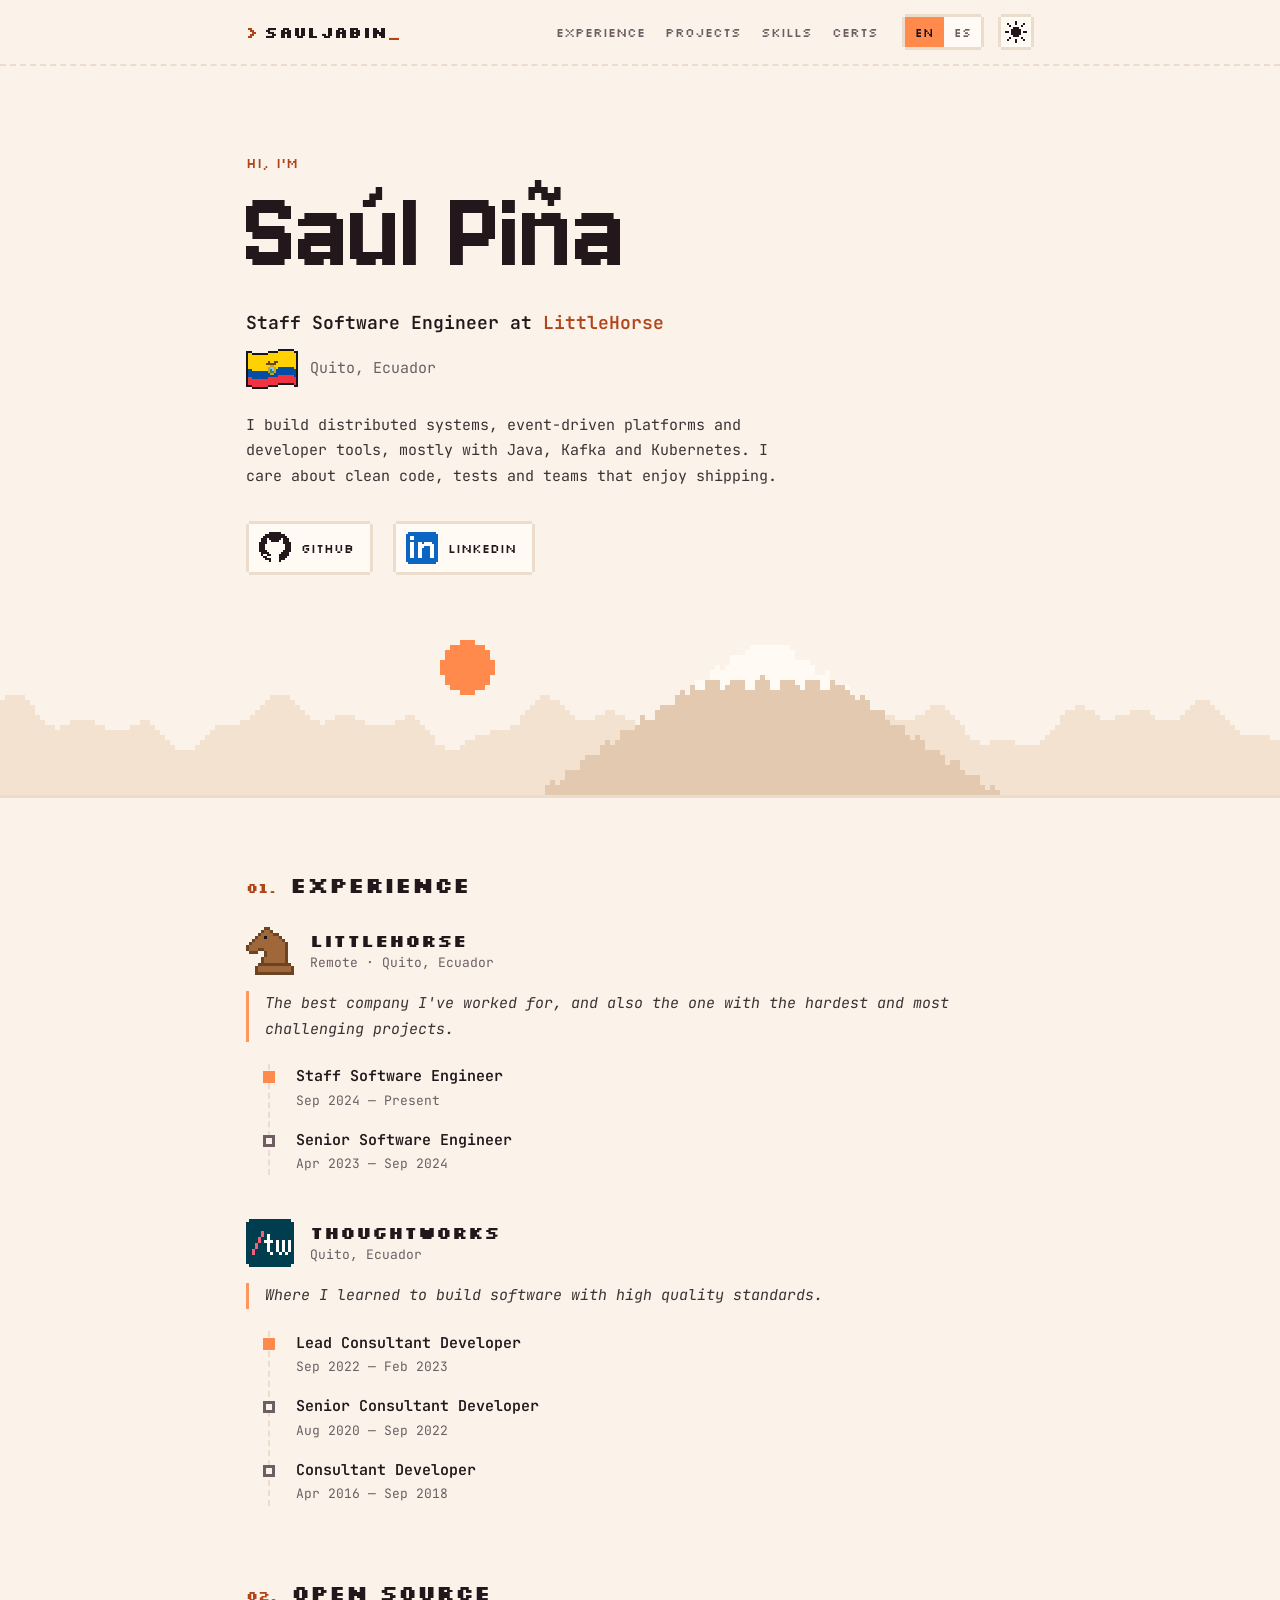
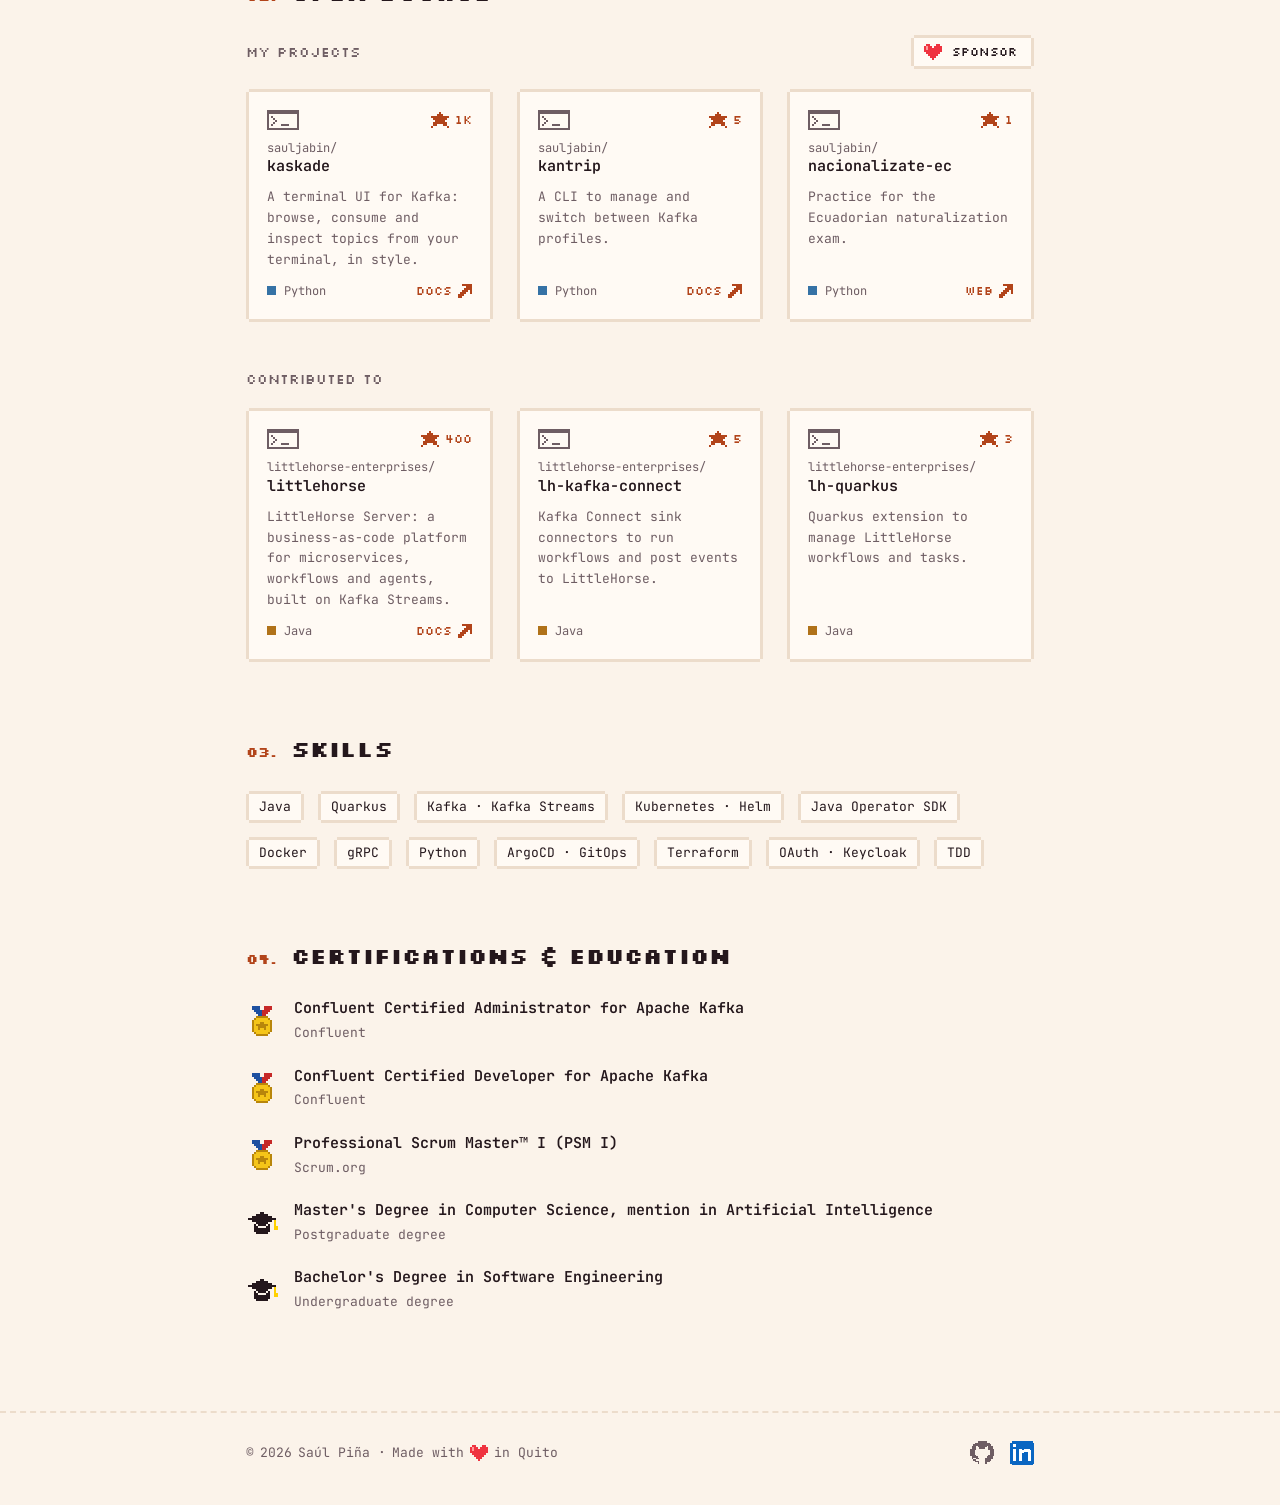
<file: index.html>
<!doctype html>
<html lang="en">
  <head>
    <meta charset="utf-8">
    <meta name="viewport" content="width=device-width, initial-scale=1">
    <title data-i18n="meta.title">Saúl Piña · Staff Software Engineer at LittleHorse</title>
    <meta name="description" content="Saúl Piña, Staff Software Engineer at LittleHorse. Distributed systems, Apache Kafka, Kubernetes and Java from Quito, Ecuador." data-i18n-content="meta.description">
    <meta name="author" content="Saúl Piña">
    <meta name="robots" content="index, follow">
    <link rel="canonical" href="https://sauljabin.dev/" data-page-url>
    <link rel="alternate" hreflang="en" href="https://sauljabin.dev/">
    <link rel="alternate" hreflang="es" href="https://sauljabin.dev/es/">
    <link rel="alternate" hreflang="x-default" href="https://sauljabin.dev/">
    <link rel="icon" href="/favicon.svg?v=eb1f086b" type="image/svg+xml">
    <link rel="apple-touch-icon" href="/apple-touch-icon.png?v=f8c574b7">
    <meta name="theme-color" content="#16111b" media="(prefers-color-scheme: dark)">
    <meta name="theme-color" content="#fbf3ea" media="(prefers-color-scheme: light)">

    <meta property="og:type" content="profile">
    <meta property="og:site_name" content="sauljabin.dev">
    <meta property="og:url" content="https://sauljabin.dev/" data-page-url>
    <meta property="og:title" content="Saúl Piña · Staff Software Engineer at LittleHorse" data-i18n-content="meta.title">
    <meta property="og:description" content="Distributed systems, Apache Kafka, Kubernetes and Java from Quito, Ecuador." data-i18n-content="meta.ogDescription">
    <meta property="og:locale" content="en_US" data-i18n-content="meta.locale">
    <meta property="og:locale:alternate" content="es_EC" data-i18n-content="meta.localeAlternate">
    <meta property="og:image" content="https://sauljabin.dev/assets/img/og.png?v=669d6490">
    <meta property="og:image:width" content="1200">
    <meta property="og:image:height" content="630">
    <meta property="og:image:alt" content="Pixel art: Saúl Piña, Staff Software Engineer, with the Ecuador flag and Cotopaxi volcano" data-i18n-content="meta.imageAlt">
    <meta property="profile:first_name" content="Saúl">
    <meta property="profile:last_name" content="Piña">
    <meta property="profile:username" content="sauljabin">
    <meta name="twitter:card" content="summary_large_image">
    <meta name="twitter:image" content="https://sauljabin.dev/assets/img/og.png?v=669d6490">

    <script type="application/ld+json">
      {
        "@context": "https://schema.org",
        "@type": "Person",
        "name": "Saúl Piña",
        "alternateName": "sauljabin",
        "url": "https://sauljabin.dev/",
        "image": "https://github.com/sauljabin.png",
        "jobTitle": "Staff Software Engineer",
        "worksFor": { "@type": "Organization", "name": "LittleHorse", "url": "https://littlehorse.io" },
        "alumniOf": { "@type": "Organization", "name": "Thoughtworks", "url": "https://www.thoughtworks.com" },
        "address": { "@type": "PostalAddress", "addressLocality": "Quito", "addressCountry": "EC" },
        "knowsAbout": ["Java", "Quarkus", "Apache Kafka", "Kafka Streams", "Kubernetes", "Helm", "Java Operator SDK", "Docker", "Python", "gRPC", "Keycloak", "OAuth 2.0", "ArgoCD", "GitOps", "Terraform", "Test-driven development"],
        "hasCredential": [
          { "@type": "EducationalOccupationalCredential", "name": "Confluent Certified Administrator for Apache Kafka", "recognizedBy": { "@type": "Organization", "name": "Confluent" } },
          { "@type": "EducationalOccupationalCredential", "name": "Confluent Certified Developer for Apache Kafka", "recognizedBy": { "@type": "Organization", "name": "Confluent" } },
          { "@type": "EducationalOccupationalCredential", "name": "Professional Scrum Master I (PSM I)", "recognizedBy": { "@type": "Organization", "name": "Scrum.org" } },
          { "@type": "EducationalOccupationalCredential", "name": "Master's Degree in Computer Science, mention in Artificial Intelligence", "credentialCategory": "degree" },
          { "@type": "EducationalOccupationalCredential", "name": "Bachelor's Degree in Software Engineering", "credentialCategory": "degree" }
        ],
        "sameAs": ["https://github.com/sauljabin", "https://www.linkedin.com/in/sauljabin/"]
      }
    </script>

    <script>
      try {
        // set theme before first paint to avoid a flash
        const theme = localStorage.getItem("theme");
        if (theme) document.documentElement.dataset.theme = theme;

        // send people to their language: saved choice first, then the browser's
        const lang = document.documentElement.lang;
        const saved = localStorage.getItem("lang");
        const browserEs = /^es\b/i.test(navigator.language || "");
        if (lang === "en" && (saved === "es" || (!saved && browserEs))) location.replace("/es/");
        if (lang === "es" && saved === "en") location.replace("/");
      } catch (e) {}
    </script>

    <link rel="preconnect" href="https://fonts.googleapis.com">
    <link rel="preconnect" href="https://fonts.gstatic.com" crossorigin>
    <link href="https://fonts.googleapis.com/css2?family=Jersey+10&family=JetBrains+Mono:ital,wght@0,400;0,600;1,400&family=Silkscreen:wght@400;700&display=swap" rel="stylesheet">
    <link rel="stylesheet" href="/assets/css/style.css?v=59e2024c">
    <script src="/assets/js/main.js?v=0820e6c2" defer></script>
  </head>
  <body>
    <a class="skip" href="#main" data-i18n="skip">Skip to content</a>

    <header class="topbar">
      <div class="wrap topbar-inner">
        <a class="logo" href="/" aria-label="sauljabin.dev">
          <span class="logo-prompt">&gt;</span>sauljabin<span class="cursor" aria-hidden="true">_</span>
        </a>
        <nav class="nav" aria-label="Sections">
          <a href="#experience" data-i18n="nav.experience">Experience</a>
          <a href="#projects" data-i18n="nav.projects">Projects</a>
          <a href="#skills" data-i18n="nav.skills">Skills</a>
          <a href="#certs" data-i18n="nav.certs">Certs</a>
        </nav>
        <div class="controls">
          <nav class="lang" aria-label="Language">
            <a href="/" hreflang="en" lang="en" data-lang="en" aria-current="page">EN</a>
            <a href="/es/" hreflang="es" lang="es" data-lang="es">ES</a>
          </nav>
          <button type="button" class="theme-toggle" aria-label="Toggle theme" data-i18n-label="theme">
            <svg class="px icon-sun" width="22" height="22" aria-hidden="true"><use href="/assets/img/pixel.svg?v=e0c99837#sun"/></svg>
            <svg class="px icon-moon" width="22" height="22" aria-hidden="true"><use href="/assets/img/pixel.svg?v=e0c99837#moon"/></svg>
          </button>
        </div>
      </div>
    </header>

    <main id="main">
      <section class="hero wrap">
        <p class="hello" data-i18n="hero.hello">Hi, I'm</p>
        <h1 class="name">Saúl Piña</h1>
        <p class="role">
          <span data-i18n="hero.role">Staff Software Engineer at</span>
          <a href="https://littlehorse.io" target="_blank" rel="noopener">LittleHorse</a>
        </p>
        <p class="location">
          <svg class="px" width="52" height="40" role="img" aria-label="Ecuador"><use href="/assets/img/pixel.svg?v=e0c99837#flag-ec"/></svg>
          <span>Quito, Ecuador</span>
        </p>
        <p class="bio" data-i18n="hero.bio">I build distributed systems, event-driven platforms and developer tools, mostly with Java, Kafka and Kubernetes. I care about clean code, tests and teams that enjoy shipping.</p>
        <ul class="socials">
          <li>
            <a class="btn" href="https://github.com/sauljabin" target="_blank" rel="noopener me">
              <svg class="px" width="32" height="32" aria-hidden="true"><use href="/assets/img/pixel.svg?v=e0c99837#github"/></svg>
              <span>GitHub</span>
            </a>
          </li>
          <li>
            <a class="btn" href="https://www.linkedin.com/in/sauljabin/" target="_blank" rel="noopener me">
              <svg class="px" width="32" height="32" aria-hidden="true"><use href="/assets/img/pixel.svg?v=e0c99837#linkedin"/></svg>
              <span>LinkedIn</span>
            </a>
          </li>
        </ul>
      </section>

      <div class="scene" aria-hidden="true">
        <svg class="px landscape" viewBox="0 0 560 36" preserveAspectRatio="xMidYMax slice">
          <use class="scene-sun" href="/assets/img/pixel.svg?v=e0c99837#scene-sun"/>
          <use class="scene-far" href="/assets/img/pixel.svg?v=e0c99837#scene-far"/>
          <use class="scene-mountain" href="/assets/img/pixel.svg?v=e0c99837#scene-mountain"/>
          <use class="scene-snow" href="/assets/img/pixel.svg?v=e0c99837#scene-snow"/>
        </svg>
        <svg class="px condor" viewBox="0 0 35 8">
          <g class="condor-glide">
            <use class="condor-body" href="/assets/img/pixel.svg?v=e0c99837#condor-glide"/>
            <use class="condor-white" href="/assets/img/pixel.svg?v=e0c99837#condor-glide-white"/>
          </g>
          <g class="condor-flap">
            <use class="condor-body" href="/assets/img/pixel.svg?v=e0c99837#condor-flap"/>
            <use class="condor-white" href="/assets/img/pixel.svg?v=e0c99837#condor-flap-white"/>
          </g>
        </svg>
      </div>

      <section id="experience" class="section wrap">
        <h2><span class="num">01</span><span data-i18n="nav.experience">Experience</span></h2>

        <article class="company">
          <header class="company-head">
            <svg class="px company-logo" width="48" height="48" aria-hidden="true"><use href="/assets/img/pixel.svg?v=e0c99837#knight"/></svg>
            <div>
              <h3><a href="https://littlehorse.io" target="_blank" rel="noopener">LittleHorse</a></h3>
              <p class="meta"><span data-i18n="exp.remote">Remote</span> · Quito, Ecuador</p>
            </div>
          </header>
          <blockquote data-i18n="exp.lh">The best company I've worked for, and also the one with the hardest and most challenging projects.</blockquote>
          <ol class="roles">
            <li>
              <h4>Staff Software Engineer</h4>
              <p class="meta"><time datetime="2024-09">Sep 2024</time> — <span data-i18n="exp.present">Present</span></p>
            </li>
            <li>
              <h4>Senior Software Engineer</h4>
              <p class="meta"><time datetime="2023-04">Apr 2023</time> — <time datetime="2024-09">Sep 2024</time></p>
            </li>
          </ol>
        </article>

        <article class="company">
          <header class="company-head">
            <svg class="px company-logo" width="48" height="48" aria-hidden="true"><use href="/assets/img/pixel.svg?v=e0c99837#tw"/></svg>
            <div>
              <h3><a href="https://www.thoughtworks.com" target="_blank" rel="noopener">Thoughtworks</a></h3>
              <p class="meta">Quito, Ecuador</p>
            </div>
          </header>
          <blockquote data-i18n="exp.tw">Where I learned to build software with high quality standards.</blockquote>
          <ol class="roles">
            <li>
              <h4>Lead Consultant Developer</h4>
              <p class="meta"><time datetime="2022-09">Sep 2022</time> — <time datetime="2023-02">Feb 2023</time></p>
            </li>
            <li>
              <h4>Senior Consultant Developer</h4>
              <p class="meta"><time datetime="2020-08">Aug 2020</time> — <time datetime="2022-09">Sep 2022</time></p>
            </li>
            <li>
              <h4>Consultant Developer</h4>
              <p class="meta"><time datetime="2016-04">Apr 2016</time> — <time datetime="2018-09">Sep 2018</time></p>
            </li>
          </ol>
        </article>
      </section>

      <section id="projects" class="section wrap">
        <h2><span class="num">02</span><span data-i18n="projects.title">Open source</span></h2>
        <div class="group-head">
          <h3 class="group-title" data-i18n="projects.mine">My projects</h3>
          <a class="btn sponsor" href="https://github.com/sponsors/sauljabin" target="_blank" rel="noopener">
            <svg class="px" width="18" height="16" aria-hidden="true"><use href="/assets/img/pixel.svg?v=e0c99837#heart"/></svg>
            <span data-i18n="projects.sponsor">Sponsor</span>
          </a>
        </div>
        <ul class="grid">
          <li class="card" data-repo="sauljabin/kaskade">
            <div class="card-top">
              <svg class="px" width="32" height="20" aria-hidden="true"><use href="/assets/img/pixel.svg?v=e0c99837#terminal"/></svg>
              <span class="stars" title="GitHub stars"><svg class="px" width="18" height="16" aria-hidden="true"><use href="/assets/img/pixel.svg?v=e0c99837#star"/></svg><span class="stars-count">1k</span></span>
            </div>
            <h3><a class="card-link" href="https://github.com/sauljabin/kaskade" target="_blank" rel="noopener"><span class="owner">sauljabin/</span>kaskade</a></h3>
            <p data-i18n="projects.kaskade">A terminal UI for Kafka: browse, consume and inspect topics from your terminal, in style.</p>
            <div class="card-foot">
              <span class="langtag" style="--lang: #3572a5">Python</span>
              <a class="site" href="https://sauljabin.dev/kaskade/" target="_blank" rel="noopener">docs <svg class="px" width="14" height="14" aria-hidden="true"><use href="/assets/img/pixel.svg?v=e0c99837#arrow"/></svg></a>
            </div>
          </li>
          <li class="card" data-repo="sauljabin/kantrip">
            <div class="card-top">
              <svg class="px" width="32" height="20" aria-hidden="true"><use href="/assets/img/pixel.svg?v=e0c99837#terminal"/></svg>
              <span class="stars" title="GitHub stars"><svg class="px" width="18" height="16" aria-hidden="true"><use href="/assets/img/pixel.svg?v=e0c99837#star"/></svg><span class="stars-count">5</span></span>
            </div>
            <h3><a class="card-link" href="https://github.com/sauljabin/kantrip" target="_blank" rel="noopener"><span class="owner">sauljabin/</span>kantrip</a></h3>
            <p data-i18n="projects.kantrip">A CLI to manage and switch between Kafka profiles.</p>
            <div class="card-foot">
              <span class="langtag" style="--lang: #3572a5">Python</span>
              <a class="site" href="https://sauljabin.dev/kantrip/" target="_blank" rel="noopener">docs <svg class="px" width="14" height="14" aria-hidden="true"><use href="/assets/img/pixel.svg?v=e0c99837#arrow"/></svg></a>
            </div>
          </li>
          <li class="card" data-repo="sauljabin/nacionalizate-ec">
            <div class="card-top">
              <svg class="px" width="32" height="20" aria-hidden="true"><use href="/assets/img/pixel.svg?v=e0c99837#terminal"/></svg>
              <span class="stars" title="GitHub stars"><svg class="px" width="18" height="16" aria-hidden="true"><use href="/assets/img/pixel.svg?v=e0c99837#star"/></svg><span class="stars-count">1</span></span>
            </div>
            <h3><a class="card-link" href="https://github.com/sauljabin/nacionalizate-ec" target="_blank" rel="noopener"><span class="owner">sauljabin/</span>nacionalizate-ec</a></h3>
            <p data-i18n="projects.nacionalizate">Practice for the Ecuadorian naturalization exam.</p>
            <div class="card-foot">
              <span class="langtag" style="--lang: #3572a5">Python</span>
              <a class="site" href="https://sauljabin.dev/nacionalizate-ec/" target="_blank" rel="noopener">web <svg class="px" width="14" height="14" aria-hidden="true"><use href="/assets/img/pixel.svg?v=e0c99837#arrow"/></svg></a>
            </div>
          </li>
        </ul>

        <div class="group-head">
          <h3 class="group-title" data-i18n="projects.contributed">Contributed to</h3>
        </div>
        <ul class="grid">
          <li class="card" data-repo="littlehorse-enterprises/littlehorse">
            <div class="card-top">
              <svg class="px" width="32" height="20" aria-hidden="true"><use href="/assets/img/pixel.svg?v=e0c99837#terminal"/></svg>
              <span class="stars" title="GitHub stars"><svg class="px" width="18" height="16" aria-hidden="true"><use href="/assets/img/pixel.svg?v=e0c99837#star"/></svg><span class="stars-count">400</span></span>
            </div>
            <h3><a class="card-link" href="https://github.com/littlehorse-enterprises/littlehorse" target="_blank" rel="noopener"><span class="owner">littlehorse-enterprises/</span>littlehorse</a></h3>
            <p data-i18n="projects.littlehorse">LittleHorse Server: a business-as-code platform for microservices, workflows and agents, built on Kafka Streams.</p>
            <div class="card-foot">
              <span class="langtag" style="--lang: #b07219">Java</span>
              <a class="site" href="https://littlehorse.io/docs/server" target="_blank" rel="noopener">docs <svg class="px" width="14" height="14" aria-hidden="true"><use href="/assets/img/pixel.svg?v=e0c99837#arrow"/></svg></a>
            </div>
          </li>
          <li class="card" data-repo="littlehorse-enterprises/lh-kafka-connect">
            <div class="card-top">
              <svg class="px" width="32" height="20" aria-hidden="true"><use href="/assets/img/pixel.svg?v=e0c99837#terminal"/></svg>
              <span class="stars" title="GitHub stars"><svg class="px" width="18" height="16" aria-hidden="true"><use href="/assets/img/pixel.svg?v=e0c99837#star"/></svg><span class="stars-count">5</span></span>
            </div>
            <h3><a class="card-link" href="https://github.com/littlehorse-enterprises/lh-kafka-connect" target="_blank" rel="noopener"><span class="owner">littlehorse-enterprises/</span>lh-kafka-connect</a></h3>
            <p data-i18n="projects.lhKafkaConnect">Kafka Connect sink connectors to run workflows and post events to LittleHorse.</p>
            <div class="card-foot">
              <span class="langtag" style="--lang: #b07219">Java</span>
            </div>
          </li>
          <li class="card" data-repo="littlehorse-enterprises/lh-quarkus">
            <div class="card-top">
              <svg class="px" width="32" height="20" aria-hidden="true"><use href="/assets/img/pixel.svg?v=e0c99837#terminal"/></svg>
              <span class="stars" title="GitHub stars"><svg class="px" width="18" height="16" aria-hidden="true"><use href="/assets/img/pixel.svg?v=e0c99837#star"/></svg><span class="stars-count">3</span></span>
            </div>
            <h3><a class="card-link" href="https://github.com/littlehorse-enterprises/lh-quarkus" target="_blank" rel="noopener"><span class="owner">littlehorse-enterprises/</span>lh-quarkus</a></h3>
            <p data-i18n="projects.lhQuarkus">Quarkus extension to manage LittleHorse workflows and tasks.</p>
            <div class="card-foot">
              <span class="langtag" style="--lang: #b07219">Java</span>
            </div>
          </li>
        </ul>
      </section>

      <section id="skills" class="section wrap">
        <h2><span class="num">03</span><span data-i18n="nav.skills">Skills</span></h2>
        <ul class="chips">
          <li>Java</li>
          <li>Quarkus</li>
          <li>Kafka · Kafka Streams</li>
          <li>Kubernetes · Helm</li>
          <li>Java Operator SDK</li>
          <li>Docker</li>
          <li>gRPC</li>
          <li>Python</li>
          <li>ArgoCD · GitOps</li>
          <li>Terraform</li>
          <li>OAuth · Keycloak</li>
          <li>TDD</li>
        </ul>
      </section>

      <section id="certs" class="section wrap">
        <h2><span class="num">04</span><span data-i18n="certs.title">Certifications &amp; education</span></h2>
        <ul class="certs">
          <li>
            <svg class="px" width="32" height="32" aria-hidden="true"><use href="/assets/img/pixel.svg?v=e0c99837#medal"/></svg>
            <div><strong>Confluent Certified Administrator for Apache Kafka</strong><span class="meta">Confluent</span></div>
          </li>
          <li>
            <svg class="px" width="32" height="32" aria-hidden="true"><use href="/assets/img/pixel.svg?v=e0c99837#medal"/></svg>
            <div><strong>Confluent Certified Developer for Apache Kafka</strong><span class="meta">Confluent</span></div>
          </li>
          <li>
            <svg class="px" width="32" height="32" aria-hidden="true"><use href="/assets/img/pixel.svg?v=e0c99837#medal"/></svg>
            <div><strong>Professional Scrum Master™ I (PSM I)</strong><span class="meta">Scrum.org</span></div>
          </li>
          <li>
            <svg class="px" width="32" height="32" aria-hidden="true"><use href="/assets/img/pixel.svg?v=e0c99837#cap"/></svg>
            <div><strong data-i18n="certs.master">Master's Degree in Computer Science, mention in Artificial Intelligence</strong><span class="meta" data-i18n="certs.masterMeta">Postgraduate degree</span></div>
          </li>
          <li>
            <svg class="px" width="32" height="32" aria-hidden="true"><use href="/assets/img/pixel.svg?v=e0c99837#cap"/></svg>
            <div><strong data-i18n="certs.bachelor">Bachelor's Degree in Software Engineering</strong><span class="meta" data-i18n="certs.bachelorMeta">Undergraduate degree</span></div>
          </li>
        </ul>
      </section>
    </main>

    <footer class="footer">
      <div class="wrap footer-inner">
        <p>
          © <span class="year">2026</span> Saúl Piña ·
          <span data-i18n="footer.made">Made with</span>
          <svg class="px heart" width="18" height="16" role="img" aria-label="love"><use href="/assets/img/pixel.svg?v=e0c99837#heart"/></svg>
          <span data-i18n="footer.in">in Quito</span>
        </p>
        <ul class="footer-links">
          <li><a href="https://github.com/sauljabin" target="_blank" rel="noopener" aria-label="GitHub"><svg class="px" width="24" height="24" aria-hidden="true"><use href="/assets/img/pixel.svg?v=e0c99837#github"/></svg></a></li>
          <li><a href="https://www.linkedin.com/in/sauljabin/" target="_blank" rel="noopener" aria-label="LinkedIn"><svg class="px" width="24" height="24" aria-hidden="true"><use href="/assets/img/pixel.svg?v=e0c99837#linkedin"/></svg></a></li>
        </ul>
      </div>
    </footer>
  </body>
</html>
</file>
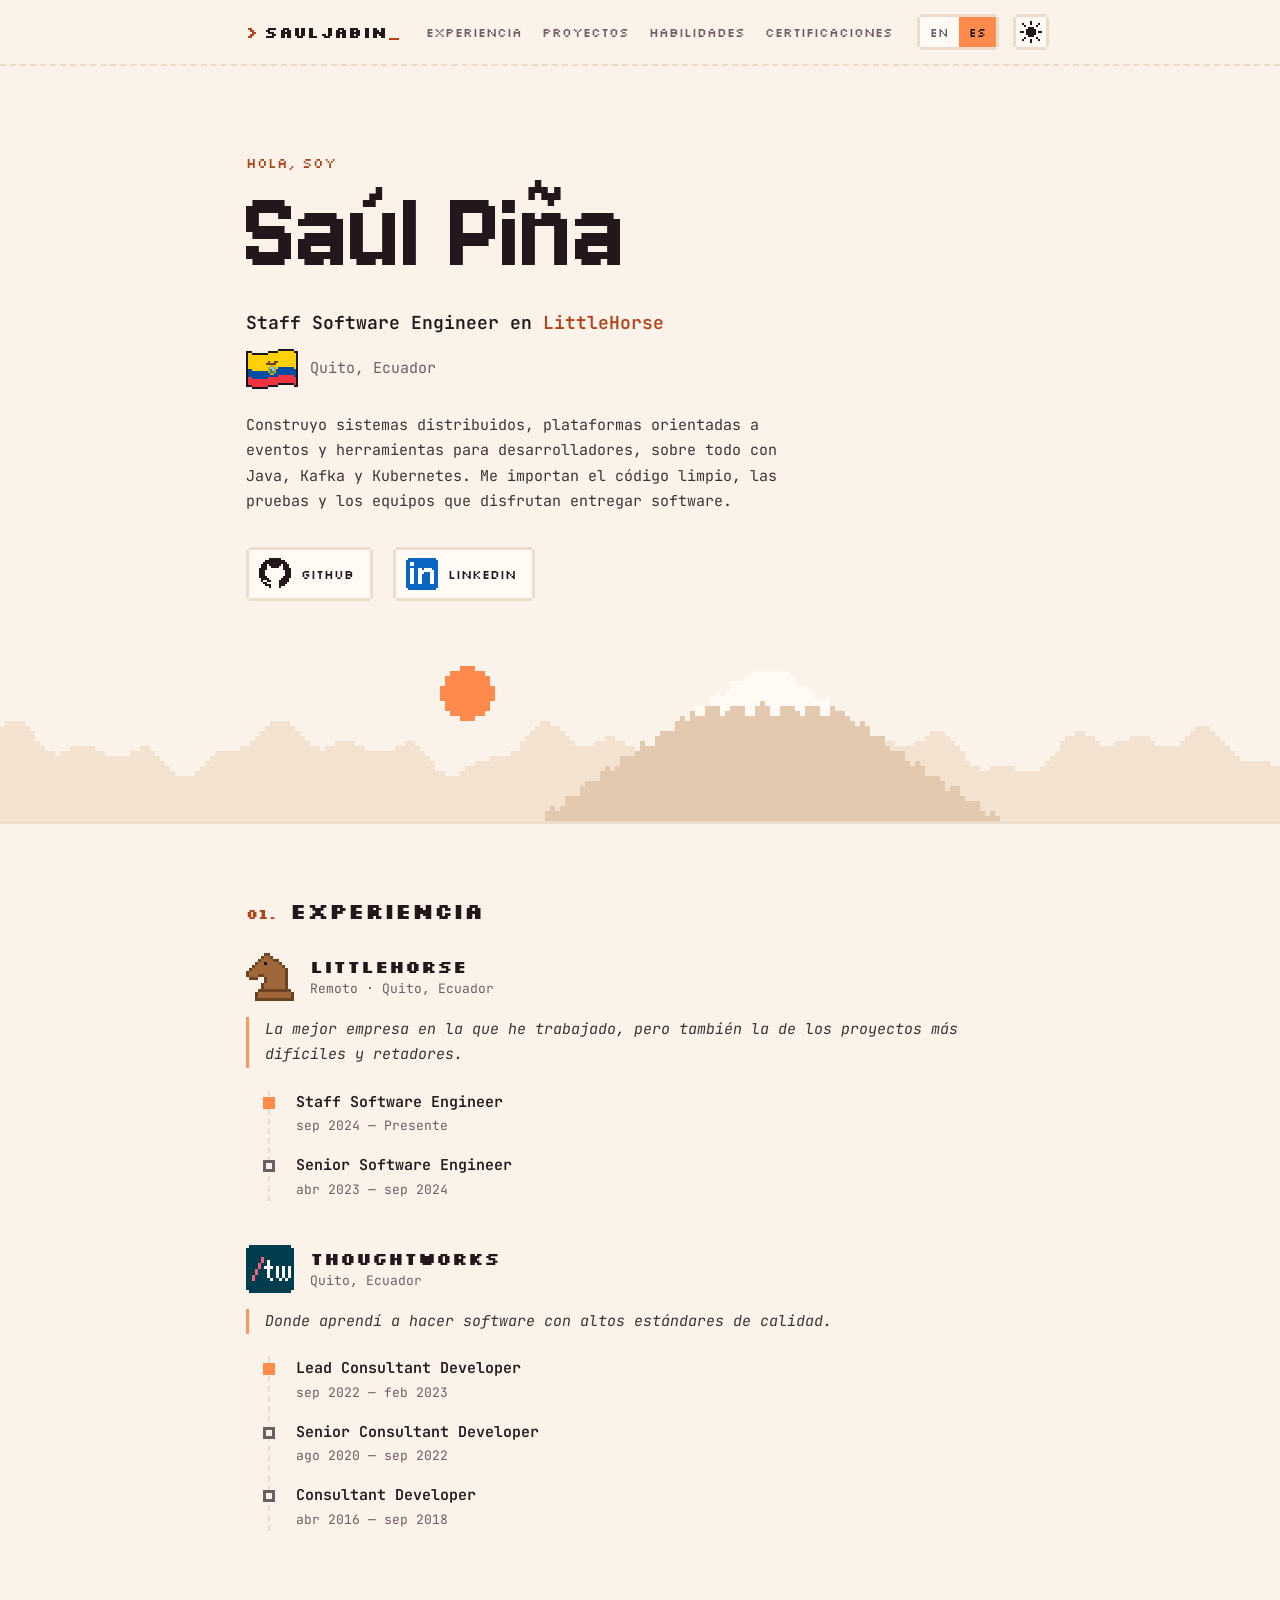
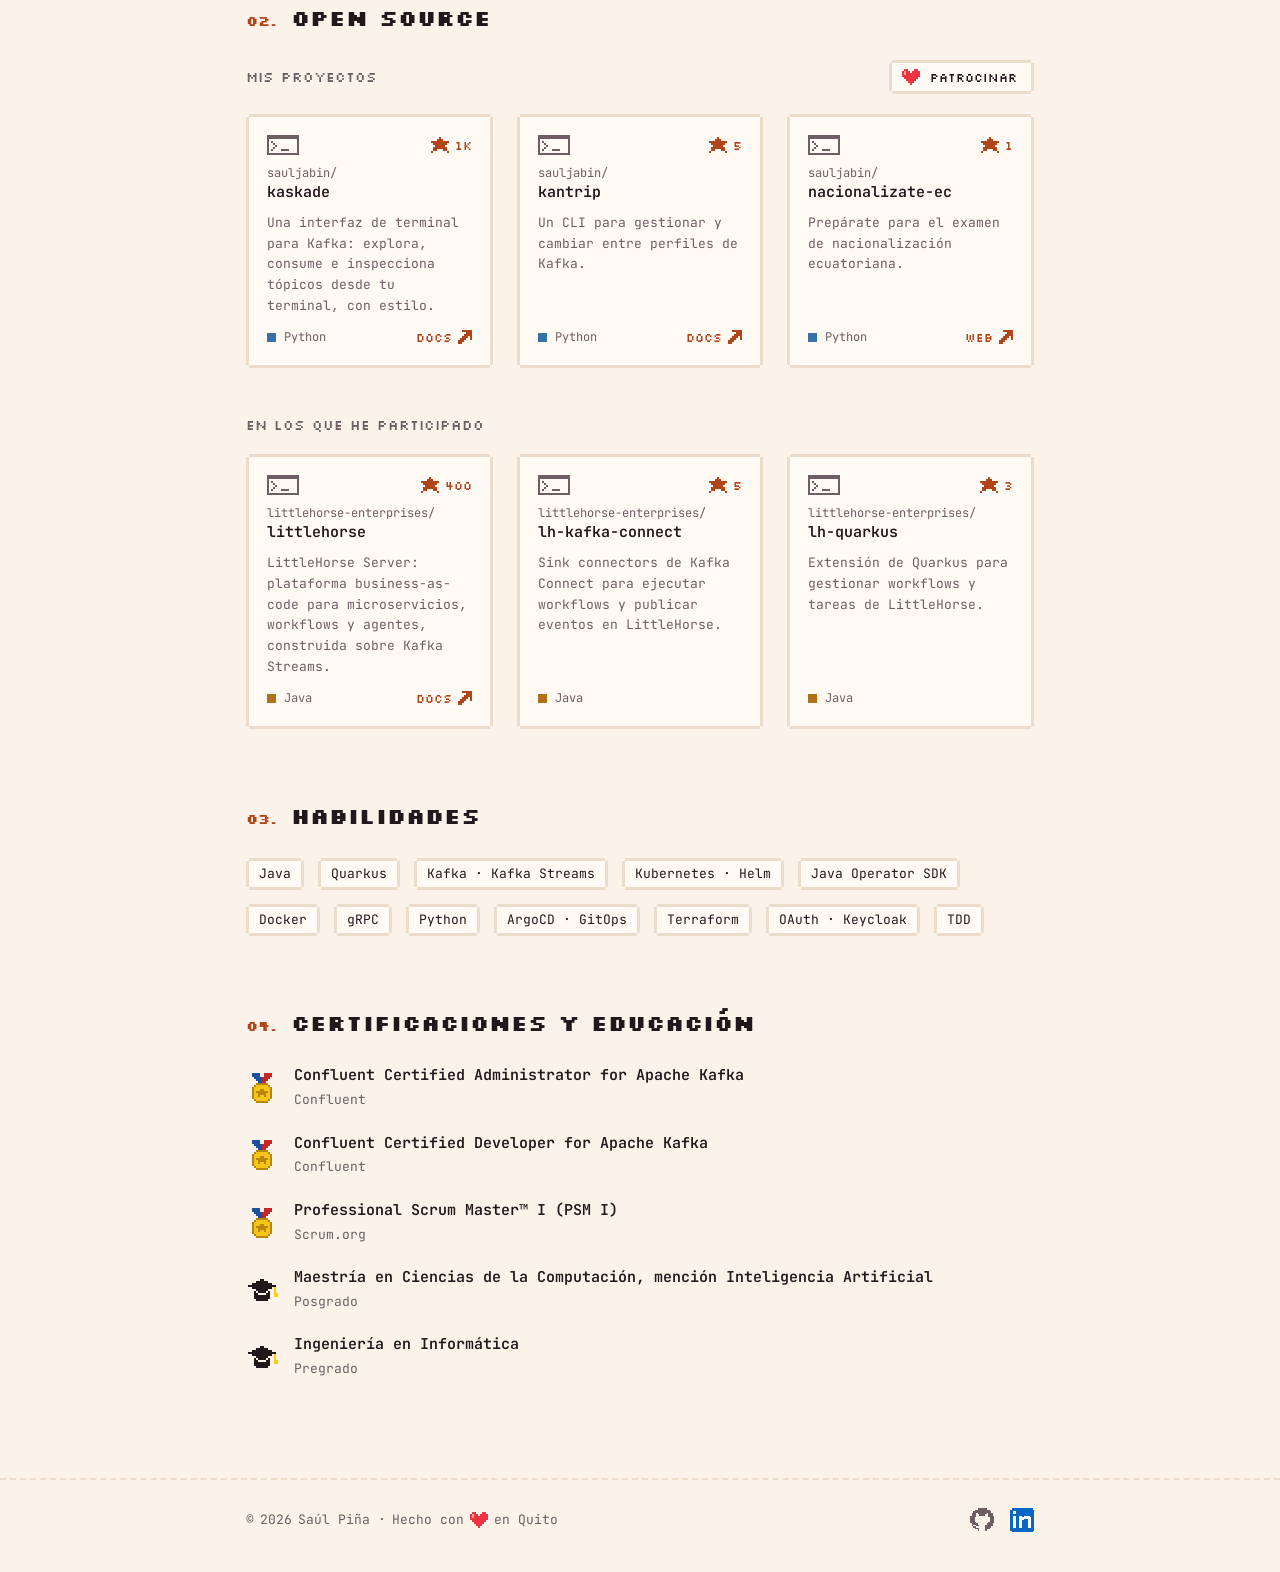
<file: es/index.html>
<!doctype html>
<!-- generated by tools/build.py: edit index.html and tools/es.json instead -->
<html lang="es">
  <head>
    <meta charset="utf-8">
    <meta name="viewport" content="width=device-width, initial-scale=1">
    <title data-i18n="meta.title">Saúl Piña · Staff Software Engineer en LittleHorse</title>
    <meta name="description" content="Saúl Piña, Staff Software Engineer en LittleHorse. Sistemas distribuidos, Apache Kafka, Kubernetes y Java desde Quito, Ecuador." data-i18n-content="meta.description">
    <meta name="author" content="Saúl Piña">
    <meta name="robots" content="index, follow">
    <link rel="canonical" href="https://sauljabin.dev/es/" data-page-url>
    <link rel="alternate" hreflang="en" href="https://sauljabin.dev/">
    <link rel="alternate" hreflang="es" href="https://sauljabin.dev/es/">
    <link rel="alternate" hreflang="x-default" href="https://sauljabin.dev/">
    <link rel="icon" href="/favicon.svg?v=eb1f086b" type="image/svg+xml">
    <link rel="apple-touch-icon" href="/apple-touch-icon.png?v=f8c574b7">
    <meta name="theme-color" content="#16111b" media="(prefers-color-scheme: dark)">
    <meta name="theme-color" content="#fbf3ea" media="(prefers-color-scheme: light)">

    <meta property="og:type" content="profile">
    <meta property="og:site_name" content="sauljabin.dev">
    <meta property="og:url" content="https://sauljabin.dev/es/" data-page-url>
    <meta property="og:title" content="Saúl Piña · Staff Software Engineer en LittleHorse" data-i18n-content="meta.title">
    <meta property="og:description" content="Sistemas distribuidos, Apache Kafka, Kubernetes y Java desde Quito, Ecuador." data-i18n-content="meta.ogDescription">
    <meta property="og:locale" content="es_EC" data-i18n-content="meta.locale">
    <meta property="og:locale:alternate" content="en_US" data-i18n-content="meta.localeAlternate">
    <meta property="og:image" content="https://sauljabin.dev/assets/img/og.png?v=669d6490">
    <meta property="og:image:width" content="1200">
    <meta property="og:image:height" content="630">
    <meta property="og:image:alt" content="Pixel art: Saúl Piña, Staff Software Engineer, con la bandera de Ecuador y el volcán Cotopaxi" data-i18n-content="meta.imageAlt">
    <meta property="profile:first_name" content="Saúl">
    <meta property="profile:last_name" content="Piña">
    <meta property="profile:username" content="sauljabin">
    <meta name="twitter:card" content="summary_large_image">
    <meta name="twitter:image" content="https://sauljabin.dev/assets/img/og.png?v=669d6490">

    <script type="application/ld+json">
      {
        "@context": "https://schema.org",
        "@type": "Person",
        "name": "Saúl Piña",
        "alternateName": "sauljabin",
        "url": "https://sauljabin.dev/",
        "image": "https://github.com/sauljabin.png",
        "jobTitle": "Staff Software Engineer",
        "worksFor": { "@type": "Organization", "name": "LittleHorse", "url": "https://littlehorse.io" },
        "alumniOf": { "@type": "Organization", "name": "Thoughtworks", "url": "https://www.thoughtworks.com" },
        "address": { "@type": "PostalAddress", "addressLocality": "Quito", "addressCountry": "EC" },
        "knowsAbout": ["Java", "Quarkus", "Apache Kafka", "Kafka Streams", "Kubernetes", "Helm", "Java Operator SDK", "Docker", "Python", "gRPC", "Keycloak", "OAuth 2.0", "ArgoCD", "GitOps", "Terraform", "Test-driven development"],
        "hasCredential": [
          { "@type": "EducationalOccupationalCredential", "name": "Confluent Certified Administrator for Apache Kafka", "recognizedBy": { "@type": "Organization", "name": "Confluent" } },
          { "@type": "EducationalOccupationalCredential", "name": "Confluent Certified Developer for Apache Kafka", "recognizedBy": { "@type": "Organization", "name": "Confluent" } },
          { "@type": "EducationalOccupationalCredential", "name": "Professional Scrum Master I (PSM I)", "recognizedBy": { "@type": "Organization", "name": "Scrum.org" } },
          { "@type": "EducationalOccupationalCredential", "name": "Master's Degree in Computer Science, mention in Artificial Intelligence", "credentialCategory": "degree" },
          { "@type": "EducationalOccupationalCredential", "name": "Bachelor's Degree in Software Engineering", "credentialCategory": "degree" }
        ],
        "sameAs": ["https://github.com/sauljabin", "https://www.linkedin.com/in/sauljabin/"]
      }
    </script>

    <script>
      try {
        // set theme before first paint to avoid a flash
        const theme = localStorage.getItem("theme");
        if (theme) document.documentElement.dataset.theme = theme;

        // send people to their language: saved choice first, then the browser's
        const lang = document.documentElement.lang;
        const saved = localStorage.getItem("lang");
        const browserEs = /^es\b/i.test(navigator.language || "");
        if (lang === "en" && (saved === "es" || (!saved && browserEs))) location.replace("/es/");
        if (lang === "es" && saved === "en") location.replace("/");
      } catch (e) {}
    </script>

    <link rel="preconnect" href="https://fonts.googleapis.com">
    <link rel="preconnect" href="https://fonts.gstatic.com" crossorigin>
    <link href="https://fonts.googleapis.com/css2?family=Jersey+10&family=JetBrains+Mono:ital,wght@0,400;0,600;1,400&family=Silkscreen:wght@400;700&display=swap" rel="stylesheet">
    <link rel="stylesheet" href="/assets/css/style.css?v=59e2024c">
    <script src="/assets/js/main.js?v=0820e6c2" defer></script>
  </head>
  <body>
    <a class="skip" href="#main" data-i18n="skip">Saltar al contenido</a>

    <header class="topbar">
      <div class="wrap topbar-inner">
        <a class="logo" href="/es/" aria-label="sauljabin.dev">
          <span class="logo-prompt">&gt;</span>sauljabin<span class="cursor" aria-hidden="true">_</span>
        </a>
        <nav class="nav" aria-label="Sections">
          <a href="#experience" data-i18n="nav.experience">Experiencia</a>
          <a href="#projects" data-i18n="nav.projects">Proyectos</a>
          <a href="#skills" data-i18n="nav.skills">Habilidades</a>
          <a href="#certs" data-i18n="nav.certs">Certificaciones</a>
        </nav>
        <div class="controls">
          <nav class="lang" aria-label="Language">
            <a href="/" hreflang="en" lang="en" data-lang="en">EN</a>
            <a href="/es/" hreflang="es" lang="es" data-lang="es" aria-current="page">ES</a>
          </nav>
          <button type="button" class="theme-toggle" aria-label="Cambiar tema" data-i18n-label="theme">
            <svg class="px icon-sun" width="22" height="22" aria-hidden="true"><use href="/assets/img/pixel.svg?v=e0c99837#sun"/></svg>
            <svg class="px icon-moon" width="22" height="22" aria-hidden="true"><use href="/assets/img/pixel.svg?v=e0c99837#moon"/></svg>
          </button>
        </div>
      </div>
    </header>

    <main id="main">
      <section class="hero wrap">
        <p class="hello" data-i18n="hero.hello">Hola, soy</p>
        <h1 class="name">Saúl Piña</h1>
        <p class="role">
          <span data-i18n="hero.role">Staff Software Engineer en</span>
          <a href="https://littlehorse.io" target="_blank" rel="noopener">LittleHorse</a>
        </p>
        <p class="location">
          <svg class="px" width="52" height="40" role="img" aria-label="Ecuador"><use href="/assets/img/pixel.svg?v=e0c99837#flag-ec"/></svg>
          <span>Quito, Ecuador</span>
        </p>
        <p class="bio" data-i18n="hero.bio">Construyo sistemas distribuidos, plataformas orientadas a eventos y herramientas para desarrolladores, sobre todo con Java, Kafka y Kubernetes. Me importan el código limpio, las pruebas y los equipos que disfrutan entregar software.</p>
        <ul class="socials">
          <li>
            <a class="btn" href="https://github.com/sauljabin" target="_blank" rel="noopener me">
              <svg class="px" width="32" height="32" aria-hidden="true"><use href="/assets/img/pixel.svg?v=e0c99837#github"/></svg>
              <span>GitHub</span>
            </a>
          </li>
          <li>
            <a class="btn" href="https://www.linkedin.com/in/sauljabin/" target="_blank" rel="noopener me">
              <svg class="px" width="32" height="32" aria-hidden="true"><use href="/assets/img/pixel.svg?v=e0c99837#linkedin"/></svg>
              <span>LinkedIn</span>
            </a>
          </li>
        </ul>
      </section>

      <div class="scene" aria-hidden="true">
        <svg class="px landscape" viewBox="0 0 560 36" preserveAspectRatio="xMidYMax slice">
          <use class="scene-sun" href="/assets/img/pixel.svg?v=e0c99837#scene-sun"/>
          <use class="scene-far" href="/assets/img/pixel.svg?v=e0c99837#scene-far"/>
          <use class="scene-mountain" href="/assets/img/pixel.svg?v=e0c99837#scene-mountain"/>
          <use class="scene-snow" href="/assets/img/pixel.svg?v=e0c99837#scene-snow"/>
        </svg>
        <svg class="px condor" viewBox="0 0 35 8">
          <g class="condor-glide">
            <use class="condor-body" href="/assets/img/pixel.svg?v=e0c99837#condor-glide"/>
            <use class="condor-white" href="/assets/img/pixel.svg?v=e0c99837#condor-glide-white"/>
          </g>
          <g class="condor-flap">
            <use class="condor-body" href="/assets/img/pixel.svg?v=e0c99837#condor-flap"/>
            <use class="condor-white" href="/assets/img/pixel.svg?v=e0c99837#condor-flap-white"/>
          </g>
        </svg>
      </div>

      <section id="experience" class="section wrap">
        <h2><span class="num">01</span><span data-i18n="nav.experience">Experiencia</span></h2>

        <article class="company">
          <header class="company-head">
            <svg class="px company-logo" width="48" height="48" aria-hidden="true"><use href="/assets/img/pixel.svg?v=e0c99837#knight"/></svg>
            <div>
              <h3><a href="https://littlehorse.io" target="_blank" rel="noopener">LittleHorse</a></h3>
              <p class="meta"><span data-i18n="exp.remote">Remoto</span> · Quito, Ecuador</p>
            </div>
          </header>
          <blockquote data-i18n="exp.lh">La mejor empresa en la que he trabajado, pero también la de los proyectos más difíciles y retadores.</blockquote>
          <ol class="roles">
            <li>
              <h4>Staff Software Engineer</h4>
              <p class="meta"><time datetime="2024-09">sep 2024</time> — <span data-i18n="exp.present">Presente</span></p>
            </li>
            <li>
              <h4>Senior Software Engineer</h4>
              <p class="meta"><time datetime="2023-04">abr 2023</time> — <time datetime="2024-09">sep 2024</time></p>
            </li>
          </ol>
        </article>

        <article class="company">
          <header class="company-head">
            <svg class="px company-logo" width="48" height="48" aria-hidden="true"><use href="/assets/img/pixel.svg?v=e0c99837#tw"/></svg>
            <div>
              <h3><a href="https://www.thoughtworks.com" target="_blank" rel="noopener">Thoughtworks</a></h3>
              <p class="meta">Quito, Ecuador</p>
            </div>
          </header>
          <blockquote data-i18n="exp.tw">Donde aprendí a hacer software con altos estándares de calidad.</blockquote>
          <ol class="roles">
            <li>
              <h4>Lead Consultant Developer</h4>
              <p class="meta"><time datetime="2022-09">sep 2022</time> — <time datetime="2023-02">feb 2023</time></p>
            </li>
            <li>
              <h4>Senior Consultant Developer</h4>
              <p class="meta"><time datetime="2020-08">ago 2020</time> — <time datetime="2022-09">sep 2022</time></p>
            </li>
            <li>
              <h4>Consultant Developer</h4>
              <p class="meta"><time datetime="2016-04">abr 2016</time> — <time datetime="2018-09">sep 2018</time></p>
            </li>
          </ol>
        </article>
      </section>

      <section id="projects" class="section wrap">
        <h2><span class="num">02</span><span data-i18n="projects.title">Open source</span></h2>
        <div class="group-head">
          <h3 class="group-title" data-i18n="projects.mine">Mis proyectos</h3>
          <a class="btn sponsor" href="https://github.com/sponsors/sauljabin" target="_blank" rel="noopener">
            <svg class="px" width="18" height="16" aria-hidden="true"><use href="/assets/img/pixel.svg?v=e0c99837#heart"/></svg>
            <span data-i18n="projects.sponsor">Patrocinar</span>
          </a>
        </div>
        <ul class="grid">
          <li class="card" data-repo="sauljabin/kaskade">
            <div class="card-top">
              <svg class="px" width="32" height="20" aria-hidden="true"><use href="/assets/img/pixel.svg?v=e0c99837#terminal"/></svg>
              <span class="stars" title="GitHub stars"><svg class="px" width="18" height="16" aria-hidden="true"><use href="/assets/img/pixel.svg?v=e0c99837#star"/></svg><span class="stars-count">1k</span></span>
            </div>
            <h3><a class="card-link" href="https://github.com/sauljabin/kaskade" target="_blank" rel="noopener"><span class="owner">sauljabin/</span>kaskade</a></h3>
            <p data-i18n="projects.kaskade">Una interfaz de terminal para Kafka: explora, consume e inspecciona tópicos desde tu terminal, con estilo.</p>
            <div class="card-foot">
              <span class="langtag" style="--lang: #3572a5">Python</span>
              <a class="site" href="https://sauljabin.dev/kaskade/" target="_blank" rel="noopener">docs <svg class="px" width="14" height="14" aria-hidden="true"><use href="/assets/img/pixel.svg?v=e0c99837#arrow"/></svg></a>
            </div>
          </li>
          <li class="card" data-repo="sauljabin/kantrip">
            <div class="card-top">
              <svg class="px" width="32" height="20" aria-hidden="true"><use href="/assets/img/pixel.svg?v=e0c99837#terminal"/></svg>
              <span class="stars" title="GitHub stars"><svg class="px" width="18" height="16" aria-hidden="true"><use href="/assets/img/pixel.svg?v=e0c99837#star"/></svg><span class="stars-count">5</span></span>
            </div>
            <h3><a class="card-link" href="https://github.com/sauljabin/kantrip" target="_blank" rel="noopener"><span class="owner">sauljabin/</span>kantrip</a></h3>
            <p data-i18n="projects.kantrip">Un CLI para gestionar y cambiar entre perfiles de Kafka.</p>
            <div class="card-foot">
              <span class="langtag" style="--lang: #3572a5">Python</span>
              <a class="site" href="https://sauljabin.dev/kantrip/" target="_blank" rel="noopener">docs <svg class="px" width="14" height="14" aria-hidden="true"><use href="/assets/img/pixel.svg?v=e0c99837#arrow"/></svg></a>
            </div>
          </li>
          <li class="card" data-repo="sauljabin/nacionalizate-ec">
            <div class="card-top">
              <svg class="px" width="32" height="20" aria-hidden="true"><use href="/assets/img/pixel.svg?v=e0c99837#terminal"/></svg>
              <span class="stars" title="GitHub stars"><svg class="px" width="18" height="16" aria-hidden="true"><use href="/assets/img/pixel.svg?v=e0c99837#star"/></svg><span class="stars-count">1</span></span>
            </div>
            <h3><a class="card-link" href="https://github.com/sauljabin/nacionalizate-ec" target="_blank" rel="noopener"><span class="owner">sauljabin/</span>nacionalizate-ec</a></h3>
            <p data-i18n="projects.nacionalizate">Prepárate para el examen de nacionalización ecuatoriana.</p>
            <div class="card-foot">
              <span class="langtag" style="--lang: #3572a5">Python</span>
              <a class="site" href="https://sauljabin.dev/nacionalizate-ec/" target="_blank" rel="noopener">web <svg class="px" width="14" height="14" aria-hidden="true"><use href="/assets/img/pixel.svg?v=e0c99837#arrow"/></svg></a>
            </div>
          </li>
        </ul>

        <div class="group-head">
          <h3 class="group-title" data-i18n="projects.contributed">En los que he participado</h3>
        </div>
        <ul class="grid">
          <li class="card" data-repo="littlehorse-enterprises/littlehorse">
            <div class="card-top">
              <svg class="px" width="32" height="20" aria-hidden="true"><use href="/assets/img/pixel.svg?v=e0c99837#terminal"/></svg>
              <span class="stars" title="GitHub stars"><svg class="px" width="18" height="16" aria-hidden="true"><use href="/assets/img/pixel.svg?v=e0c99837#star"/></svg><span class="stars-count">400</span></span>
            </div>
            <h3><a class="card-link" href="https://github.com/littlehorse-enterprises/littlehorse" target="_blank" rel="noopener"><span class="owner">littlehorse-enterprises/</span>littlehorse</a></h3>
            <p data-i18n="projects.littlehorse">LittleHorse Server: plataforma business-as-code para microservicios, workflows y agentes, construida sobre Kafka Streams.</p>
            <div class="card-foot">
              <span class="langtag" style="--lang: #b07219">Java</span>
              <a class="site" href="https://littlehorse.io/docs/server" target="_blank" rel="noopener">docs <svg class="px" width="14" height="14" aria-hidden="true"><use href="/assets/img/pixel.svg?v=e0c99837#arrow"/></svg></a>
            </div>
          </li>
          <li class="card" data-repo="littlehorse-enterprises/lh-kafka-connect">
            <div class="card-top">
              <svg class="px" width="32" height="20" aria-hidden="true"><use href="/assets/img/pixel.svg?v=e0c99837#terminal"/></svg>
              <span class="stars" title="GitHub stars"><svg class="px" width="18" height="16" aria-hidden="true"><use href="/assets/img/pixel.svg?v=e0c99837#star"/></svg><span class="stars-count">5</span></span>
            </div>
            <h3><a class="card-link" href="https://github.com/littlehorse-enterprises/lh-kafka-connect" target="_blank" rel="noopener"><span class="owner">littlehorse-enterprises/</span>lh-kafka-connect</a></h3>
            <p data-i18n="projects.lhKafkaConnect">Sink connectors de Kafka Connect para ejecutar workflows y publicar eventos en LittleHorse.</p>
            <div class="card-foot">
              <span class="langtag" style="--lang: #b07219">Java</span>
            </div>
          </li>
          <li class="card" data-repo="littlehorse-enterprises/lh-quarkus">
            <div class="card-top">
              <svg class="px" width="32" height="20" aria-hidden="true"><use href="/assets/img/pixel.svg?v=e0c99837#terminal"/></svg>
              <span class="stars" title="GitHub stars"><svg class="px" width="18" height="16" aria-hidden="true"><use href="/assets/img/pixel.svg?v=e0c99837#star"/></svg><span class="stars-count">3</span></span>
            </div>
            <h3><a class="card-link" href="https://github.com/littlehorse-enterprises/lh-quarkus" target="_blank" rel="noopener"><span class="owner">littlehorse-enterprises/</span>lh-quarkus</a></h3>
            <p data-i18n="projects.lhQuarkus">Extensión de Quarkus para gestionar workflows y tareas de LittleHorse.</p>
            <div class="card-foot">
              <span class="langtag" style="--lang: #b07219">Java</span>
            </div>
          </li>
        </ul>
      </section>

      <section id="skills" class="section wrap">
        <h2><span class="num">03</span><span data-i18n="nav.skills">Habilidades</span></h2>
        <ul class="chips">
          <li>Java</li>
          <li>Quarkus</li>
          <li>Kafka · Kafka Streams</li>
          <li>Kubernetes · Helm</li>
          <li>Java Operator SDK</li>
          <li>Docker</li>
          <li>gRPC</li>
          <li>Python</li>
          <li>ArgoCD · GitOps</li>
          <li>Terraform</li>
          <li>OAuth · Keycloak</li>
          <li>TDD</li>
        </ul>
      </section>

      <section id="certs" class="section wrap">
        <h2><span class="num">04</span><span data-i18n="certs.title">Certificaciones y educación</span></h2>
        <ul class="certs">
          <li>
            <svg class="px" width="32" height="32" aria-hidden="true"><use href="/assets/img/pixel.svg?v=e0c99837#medal"/></svg>
            <div><strong>Confluent Certified Administrator for Apache Kafka</strong><span class="meta">Confluent</span></div>
          </li>
          <li>
            <svg class="px" width="32" height="32" aria-hidden="true"><use href="/assets/img/pixel.svg?v=e0c99837#medal"/></svg>
            <div><strong>Confluent Certified Developer for Apache Kafka</strong><span class="meta">Confluent</span></div>
          </li>
          <li>
            <svg class="px" width="32" height="32" aria-hidden="true"><use href="/assets/img/pixel.svg?v=e0c99837#medal"/></svg>
            <div><strong>Professional Scrum Master™ I (PSM I)</strong><span class="meta">Scrum.org</span></div>
          </li>
          <li>
            <svg class="px" width="32" height="32" aria-hidden="true"><use href="/assets/img/pixel.svg?v=e0c99837#cap"/></svg>
            <div><strong data-i18n="certs.master">Maestría en Ciencias de la Computación, mención Inteligencia Artificial</strong><span class="meta" data-i18n="certs.masterMeta">Posgrado</span></div>
          </li>
          <li>
            <svg class="px" width="32" height="32" aria-hidden="true"><use href="/assets/img/pixel.svg?v=e0c99837#cap"/></svg>
            <div><strong data-i18n="certs.bachelor">Ingeniería en Informática</strong><span class="meta" data-i18n="certs.bachelorMeta">Pregrado</span></div>
          </li>
        </ul>
      </section>
    </main>

    <footer class="footer">
      <div class="wrap footer-inner">
        <p>
          © <span class="year">2026</span> Saúl Piña ·
          <span data-i18n="footer.made">Hecho con</span>
          <svg class="px heart" width="18" height="16" role="img" aria-label="love"><use href="/assets/img/pixel.svg?v=e0c99837#heart"/></svg>
          <span data-i18n="footer.in">en Quito</span>
        </p>
        <ul class="footer-links">
          <li><a href="https://github.com/sauljabin" target="_blank" rel="noopener" aria-label="GitHub"><svg class="px" width="24" height="24" aria-hidden="true"><use href="/assets/img/pixel.svg?v=e0c99837#github"/></svg></a></li>
          <li><a href="https://www.linkedin.com/in/sauljabin/" target="_blank" rel="noopener" aria-label="LinkedIn"><svg class="px" width="24" height="24" aria-hidden="true"><use href="/assets/img/pixel.svg?v=e0c99837#linkedin"/></svg></a></li>
        </ul>
      </div>
    </footer>
  </body>
</html>
</file>
<file: assets/css/style.css>
:root {
  --bg: #16111b;
  --surface: #1f1826;
  --text: #f1e7dc;
  --muted: #a0919f;
  --line: #33293c;
  --accent: #ff8a4c;
  --accent-text: #ff8a4c;
  --on-accent: #16111b;
  --link: #ff8a4c;
  --scene-far: #241b2e;
  --scene-mountain: #33263f;
  --scene-snow: #f1e7dc;
  --scene-sun: #ff8a4c;
  --condor-body: #6b5a78;
  --condor-white: #f1e7dc;

  --px: 3px;
  --control: 30px;
  --font-display: "Jersey 10", ui-monospace, monospace;
  --font-pixel: "Silkscreen", ui-monospace, monospace;
  --font-mono: "JetBrains Mono", ui-monospace, SFMono-Regular, Menlo, monospace;

  color-scheme: dark;
}

@media (prefers-color-scheme: light) {
  :root:not([data-theme="dark"]) {
    --bg: #fbf3ea;
    --surface: #fffaf4;
    --text: #24171c;
    --muted: #6e5d63;
    --line: #ecdccb;
    --accent-text: #b2441a;
    --link: #b2441a;
    --scene-far: #f3e2d0;
    --scene-mountain: #e3c9b0;
    --scene-snow: #fffaf4;
    --scene-sun: #ff8a4c;
    --condor-body: #2d2027;
    --condor-white: #b7a395;
    color-scheme: light;
  }
}

:root[data-theme="light"] {
  --bg: #fbf3ea;
  --surface: #fffaf4;
  --text: #24171c;
  --muted: #6e5d63;
  --line: #ecdccb;
  --accent-text: #b2441a;
  --link: #b2441a;
  --scene-far: #f3e2d0;
  --scene-mountain: #e3c9b0;
  --scene-snow: #fffaf4;
  --scene-sun: #ff8a4c;
  --condor-body: #2d2027;
  --condor-white: #b7a395;
  color-scheme: light;
}

*,
*::before,
*::after {
  box-sizing: border-box;
}

html {
  scroll-behavior: smooth;
  scroll-padding-top: 5rem;
  -webkit-text-size-adjust: 100%;
}

body {
  margin: 0;
  background: var(--bg);
  color: var(--text);
  font: 400 15px/1.7 var(--font-mono);
  -webkit-font-smoothing: antialiased;
}

h1,
h2,
h3,
h4,
p,
ul,
ol,
dl,
dd,
blockquote {
  margin: 0;
  padding: 0;
}

ul,
ol {
  list-style: none;
}

a {
  color: var(--link);
  text-decoration: none;
}

a:hover {
  text-decoration: underline;
  text-underline-offset: 3px;
}

:focus-visible {
  outline: 2px dashed var(--accent);
  outline-offset: 3px;
}

::selection {
  background: var(--accent);
  color: var(--on-accent);
}

svg.px {
  display: inline-block;
  flex: none;
  shape-rendering: crispEdges;
  vertical-align: middle;
}

.wrap {
  width: 100%;
  max-width: 820px;
  margin: 0 auto;
  padding: 0 16px;
}

.meta {
  color: var(--muted);
  font-size: 13px;
}

/* pixel border: four hard shadows leave the corners notched */
.pixel-box,
.btn,
.card,
.chips li,
.lang,
.theme-toggle {
  background: var(--surface);
  box-shadow:
    0 calc(-1 * var(--px)) 0 0 var(--line),
    0 var(--px) 0 0 var(--line),
    calc(-1 * var(--px)) 0 0 0 var(--line),
    var(--px) 0 0 0 var(--line);
}

.skip {
  position: absolute;
  left: -9999px;
}

.skip:focus {
  left: 16px;
  top: 16px;
  z-index: 10;
  padding: 8px 12px;
  background: var(--accent);
  color: var(--on-accent);
}

/* top bar */

.topbar {
  position: sticky;
  top: 0;
  z-index: 5;
  background: color-mix(in srgb, var(--bg) 88%, transparent);
  backdrop-filter: blur(6px);
  border-bottom: 2px dashed var(--line);
}

.topbar-inner {
  display: flex;
  align-items: center;
  gap: 24px;
  height: 64px;
}

.logo {
  font: 700 16px var(--font-pixel);
  color: var(--text);
  letter-spacing: 0.02em;
}

.logo:hover {
  text-decoration: none;
}

.logo-prompt {
  color: var(--accent-text);
  margin-right: 6px;
}

.cursor {
  color: var(--accent-text);
  animation: blink 1.1s steps(1) infinite;
}

@keyframes blink {
  50% {
    opacity: 0;
  }
}

.nav {
  display: flex;
  gap: 20px;
  margin-left: auto;
  font: 400 13px var(--font-pixel);
}

.nav a {
  color: var(--muted);
}

.nav a:hover {
  color: var(--text);
  text-decoration: none;
}

.controls {
  display: flex;
  align-items: center;
  gap: 14px;
}

.lang {
  display: flex;
  margin: var(--px);
}

.lang a,
.theme-toggle {
  border: 0;
  background: none;
  color: var(--muted);
  font: 400 12px var(--font-pixel);
  cursor: pointer;
}

.lang a {
  display: grid;
  place-items: center;
  height: var(--control);
  padding: 0 10px;
}

.lang a:hover {
  color: var(--text);
  text-decoration: none;
}

.lang a[aria-current="page"] {
  background: var(--accent);
  color: var(--on-accent);
}

/* same height as the language switcher; the 22px icon leaves 4px on each side */
.theme-toggle {
  display: grid;
  place-items: center;
  width: var(--control);
  height: var(--control);
  margin: var(--px);
  padding: 0;
  background: var(--surface);
  color: var(--text);
}

.theme-toggle:hover {
  color: var(--accent-text);
}

.icon-sun {
  display: none !important;
}

@media (prefers-color-scheme: light) {
  :root:not([data-theme="dark"]) .icon-sun {
    display: inline-block !important;
  }
  :root:not([data-theme="dark"]) .icon-moon {
    display: none;
  }
}

:root[data-theme="light"] .icon-sun {
  display: inline-block !important;
}

:root[data-theme="light"] .icon-moon {
  display: none;
}

/* hero */

.hero {
  padding-top: 88px;
  padding-bottom: 40px;
}

.hello {
  font: 400 14px var(--font-pixel);
  color: var(--accent-text);
}

.name {
  margin-top: 4px;
  font: 400 clamp(72px, 21vw, 120px) / 0.95 var(--font-display);
  letter-spacing: 0.01em;
}

.role {
  margin-top: 18px;
  font-size: 18px;
  font-weight: 600;
}

.location {
  display: flex;
  align-items: center;
  gap: 12px;
  margin-top: 10px;
  color: var(--muted);
}

.bio {
  max-width: 60ch;
  margin-top: 24px;
  color: var(--text);
  opacity: 0.88;
}

.socials {
  display: flex;
  flex-wrap: wrap;
  gap: 20px;
  margin-top: 32px;
}

.btn {
  display: inline-flex;
  align-items: center;
  gap: 10px;
  margin: var(--px);
  padding: 8px 16px 8px 10px;
  color: var(--text);
  font: 400 13px var(--font-pixel);
  transition: transform 0.12s steps(2);
}

.btn:hover {
  text-decoration: none;
  transform: translateY(calc(-1 * var(--px)));
  box-shadow:
    0 calc(-1 * var(--px)) 0 0 var(--accent),
    0 var(--px) 0 0 var(--accent),
    calc(-1 * var(--px)) 0 0 0 var(--accent),
    var(--px) 0 0 0 var(--accent),
    0 calc(3 * var(--px)) 0 0 color-mix(in srgb, var(--accent) 35%, transparent);
}

/* pixel landscape */

/* --s is one sprite pixel: an integer scale keeps pixels square and sharp */
.scene {
  --s: 4px;
  position: relative;
  overflow: hidden;
  border-bottom: var(--px) solid var(--line);
}

@media (min-width: 720px) {
  .scene {
    --s: 5px;
  }
}

.landscape {
  display: block;
  width: 100%;
  height: calc(36 * var(--s));
}

.scene-far {
  color: var(--scene-far);
}

.scene-mountain {
  color: var(--scene-mountain);
}

.scene-snow {
  color: var(--scene-snow);
}

.scene-sun {
  color: var(--scene-sun);
}

/* the condor flies in from far away: it starts small and grows as it
   crosses, in whole steps (--k px per sprite pixel) so it stays sharp */
@property --k {
  syntax: "<integer>";
  inherits: false;
  initial-value: 1;
}

.condor {
  --k: 1;
  position: absolute;
  top: calc(7 * var(--s) - 4px * var(--k));
  width: calc(35px * var(--k));
  height: calc(8px * var(--k));
  animation:
    condor-fly 42s linear infinite,
    condor-grow-4 42s linear infinite,
    condor-bob 3s steps(1, end) infinite;
  /* start mid-flight so it is already in view when the page opens */
  animation-delay: -15s, -15s, 0s;
}

@media (min-width: 720px) {
  .condor {
    animation-name: condor-fly, condor-grow-5, condor-bob;
  }
}

.condor-body {
  color: var(--condor-body);
}

.condor-white {
  color: var(--condor-white);
}

.condor-glide {
  animation: condor-glide 7s steps(1, end) infinite;
}

.condor-flap {
  opacity: 0;
  animation: condor-flap 7s steps(1, end) infinite;
}

@keyframes condor-fly {
  from {
    left: -40px;
  }
  to {
    left: 100%;
  }
}

/* grow up to the landscape's pixel size: 4px on phones, 5px on wider screens */
@keyframes condor-grow-4 {
  to {
    --k: 4;
  }
}

@keyframes condor-grow-5 {
  to {
    --k: 5;
  }
}

@keyframes condor-bob {
  50% {
    transform: translateY(calc(1px * var(--k)));
  }
}

@keyframes condor-flap {
  0%,
  87%,
  93% {
    opacity: 0;
  }
  84%,
  90% {
    opacity: 1;
  }
}

@keyframes condor-glide {
  0%,
  87%,
  93% {
    opacity: 1;
  }
  84%,
  90% {
    opacity: 0;
  }
}

/* sections */

.section {
  padding-top: 72px;
}

.section h2 {
  display: flex;
  align-items: baseline;
  gap: 14px;
  margin-bottom: 28px;
  font: 700 22px var(--font-pixel);
}

.num {
  color: var(--accent-text);
  font-size: 14px;
}

.num::after {
  content: ".";
}

/* experience */

.company + .company {
  margin-top: 44px;
}

.company-head {
  display: flex;
  align-items: center;
  gap: 16px;
}

.company h3 {
  font: 700 18px var(--font-pixel);
}

.company h3 a {
  color: var(--text);
}

.company blockquote {
  margin: 16px 0 0;
  padding-left: 16px;
  border-left: var(--px) solid var(--accent);
  font-style: italic;
  color: var(--text);
  opacity: 0.88;
}

.roles {
  position: relative;
  margin: 22px 0 0 22px;
  padding-left: 26px;
  border-left: 2px dashed var(--line);
}

.roles li {
  position: relative;
}

.roles li + li {
  margin-top: 16px;
}

.roles li::before {
  content: "";
  position: absolute;
  left: -33px;
  top: 7px;
  width: 12px;
  height: 12px;
  background: var(--bg);
  box-shadow: inset 0 0 0 var(--px) var(--muted);
}

.roles li:first-child::before {
  background: var(--accent);
  box-shadow: none;
}

.roles h4 {
  font-size: 15px;
  font-weight: 600;
}

/* projects */

.grid {
  display: grid;
  grid-template-columns: repeat(auto-fill, minmax(min(100%, 240px), 1fr));
  gap: 24px;
}

.card {
  position: relative;
  display: flex;
  flex-direction: column;
  gap: 10px;
  margin: var(--px);
  padding: 18px;
  transition: transform 0.12s steps(2);
}

.card:hover {
  transform: translateY(calc(-1 * var(--px)));
  box-shadow:
    0 calc(-1 * var(--px)) 0 0 var(--accent),
    0 var(--px) 0 0 var(--accent),
    calc(-1 * var(--px)) 0 0 0 var(--accent),
    var(--px) 0 0 0 var(--accent),
    0 calc(3 * var(--px)) 0 0 color-mix(in srgb, var(--accent) 35%, transparent);
}

.card-top {
  display: flex;
  justify-content: space-between;
  align-items: center;
  color: var(--muted);
}

.stars {
  display: inline-flex;
  align-items: center;
  gap: 6px;
  font: 400 12px var(--font-pixel);
  color: var(--accent-text);
}

.card h3 {
  font-size: 15px;
  font-weight: 600;
  line-height: 1.4;
  overflow-wrap: anywhere;
}

.card-link {
  color: var(--text);
}

/* the whole card is clickable */
.card-link::after {
  content: "";
  position: absolute;
  inset: 0;
}

.owner {
  display: block;
  color: var(--muted);
  font-size: 12px;
  font-weight: 400;
}

.card p {
  flex: 1;
  color: var(--muted);
  font-size: 13px;
  line-height: 1.6;
}

.card-foot {
  display: flex;
  justify-content: space-between;
  align-items: center;
  font-size: 12px;
}

.langtag {
  display: inline-flex;
  align-items: center;
  gap: 8px;
  color: var(--muted);
}

.langtag::before {
  content: "";
  width: 9px;
  height: 9px;
  background: var(--lang);
}

.site {
  position: relative;
  z-index: 1;
  display: inline-flex;
  align-items: center;
  gap: 6px;
  font: 400 12px var(--font-pixel);
}

.group-head {
  display: flex;
  flex-wrap: wrap;
  justify-content: space-between;
  align-items: center;
  gap: 12px;
  margin-bottom: 20px;
}

.grid + .group-head {
  margin-top: 48px;
}

.group-title {
  font: 400 14px var(--font-pixel);
  color: var(--muted);
}

.sponsor {
  padding: 6px 14px 6px 10px;
  font-size: 12px;
}

/* skills */

.chips {
  display: flex;
  flex-wrap: wrap;
  gap: 14px;
}

.chips li {
  margin: var(--px);
  padding: 2px 10px;
  font-size: 13px;
}

/* certifications */

.certs {
  display: grid;
  gap: 20px;
}

.certs li {
  display: flex;
  align-items: center;
  gap: 16px;
}

.certs strong {
  display: block;
  font-weight: 600;
  line-height: 1.45;
}

/* footer */

.footer {
  margin-top: 96px;
  padding: 28px 0 40px;
  border-top: 2px dashed var(--line);
  color: var(--muted);
  font-size: 13px;
}

.footer-inner {
  display: flex;
  flex-wrap: wrap;
  justify-content: space-between;
  align-items: center;
  gap: 16px;
}

.footer p {
  display: flex;
  flex-wrap: wrap;
  align-items: center;
  gap: 6px;
}

.footer-links {
  display: flex;
  gap: 16px;
}

.footer-links a {
  color: var(--muted);
}

.footer-links a:hover {
  color: var(--text);
}

@media (max-width: 720px) {
  .nav {
    display: none;
  }

  .controls {
    margin-left: auto;
  }

  .hero {
    padding-top: 56px;
  }
}

@media (prefers-reduced-motion: reduce) {
  html {
    scroll-behavior: auto;
  }

  .cursor {
    animation: none;
  }

  .btn,
  .card {
    transition: none;
  }

  /* a still condor resting in the sky */
  .condor,
  .condor-glide,
  .condor-flap {
    animation: none;
  }

  .condor {
    --k: 4;
    left: 18%;
  }
}
</file>
